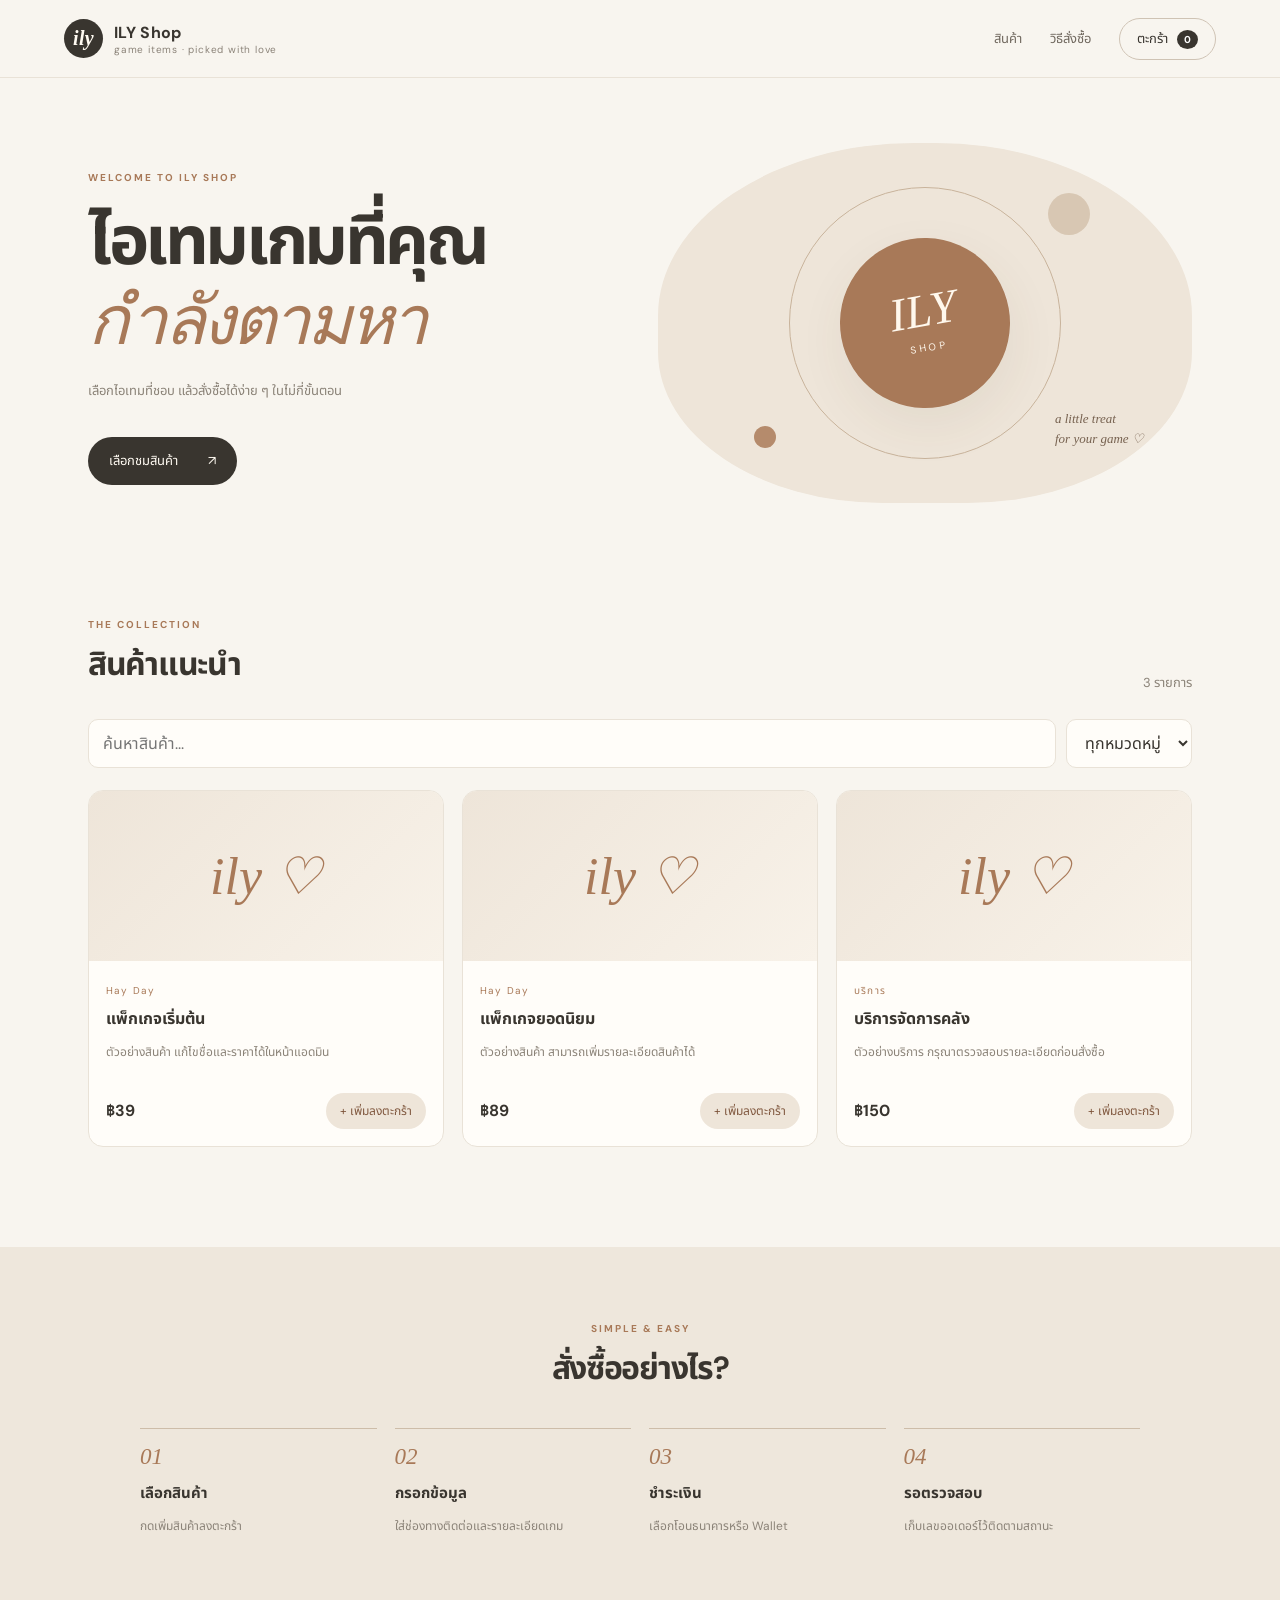
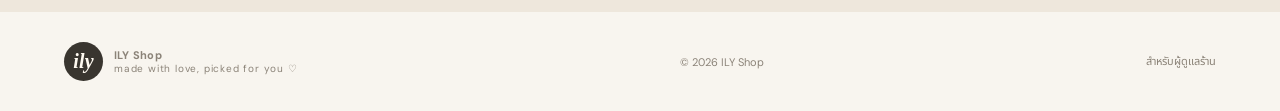
<file: index.html>
<!doctype html>
<html lang="th">
<head>
  <meta charset="utf-8"><meta name="viewport" content="width=device-width,initial-scale=1">
  <meta name="theme-color" content="#f7f1e8"><title>ILY Shop — ไอเทมเกม</title>
  <link rel="stylesheet" href="style.css">
</head>
<body>
<header class="topbar">
  <a class="brand" href="#"><span class="brand-mark">ily</span><span>ILY Shop<small>game items · picked with love</small></span></a>
  <nav><a href="#products">สินค้า</a><a href="#howto">วิธีสั่งซื้อ</a><button class="cart-btn" id="openCart">ตะกร้า <b id="cartCount">0</b></button></nav>
</header>
<main>
  <section class="hero">
    <div class="hero-copy"><p class="eyebrow">WELCOME TO ILY SHOP</p><h1>ไอเทมเกมที่คุณ<br><em>กำลังตามหา</em></h1>
      <p class="muted">เลือกไอเทมที่ชอบ แล้วสั่งซื้อได้ง่าย ๆ ในไม่กี่ขั้นตอน</p><a class="primary-link" href="#products">เลือกชมสินค้า <span>↗</span></a></div>
    <div class="hero-art"><div class="hero-sticker">ILY<br><small>SHOP</small></div><div class="orb orb-one"></div><div class="orb orb-two"></div><div class="hero-note">a little treat<br>for your game ♡</div></div>
  </section>
  <section class="section" id="products">
    <div class="section-head"><div><p class="eyebrow">THE COLLECTION</p><h2>สินค้าแนะนำ</h2></div><span class="muted" id="productTotal"></span></div>
    <div class="toolbar"><input id="search" type="search" placeholder="ค้นหาสินค้า..."><select id="category"><option value="all">ทุกหมวดหมู่</option><option value="Hay Day">Hay Day</option><option value="บริการ">บริการ</option><option value="อื่น ๆ">อื่น ๆ</option></select></div>
    <div class="products" id="productsGrid"></div>
  </section>
  <section class="howto" id="howto"><p class="eyebrow">SIMPLE & EASY</p><h2>สั่งซื้ออย่างไร?</h2><div class="steps"><article><b>01</b><h3>เลือกสินค้า</h3><p>กดเพิ่มสินค้าลงตะกร้า</p></article><article><b>02</b><h3>กรอกข้อมูล</h3><p>ใส่ช่องทางติดต่อและรายละเอียดเกม</p></article><article><b>03</b><h3>ชำระเงิน</h3><p>เลือกโอนธนาคารหรือ Wallet</p></article><article><b>04</b><h3>รอตรวจสอบ</h3><p>เก็บเลขออเดอร์ไว้ติดตามสถานะ</p></article></div></section>
</main>
<footer><div class="brand"><span class="brand-mark">ily</span><span>ILY Shop<small>made with love, picked for you ♡</small></span></div><p>© <span id="year"></span> ILY Shop</p><a href="admin.html">สำหรับผู้ดูแลร้าน</a></footer>
<div class="overlay" id="overlay"></div>
<aside class="drawer" id="cartDrawer"><div class="drawer-head"><h2>ตะกร้าสินค้า</h2><button class="icon-btn" id="closeCart">✕</button></div><div id="cartItems" class="cart-items"></div><div class="drawer-bottom"><div class="total-line"><span>ยอดรวม</span><strong id="cartTotal">฿0</strong></div><button class="primary-btn" id="checkoutBtn">ดำเนินการสั่งซื้อ</button></div></aside>
<dialog id="checkoutDialog"><form id="orderForm"><div class="dialog-head"><div><p class="eyebrow">CHECKOUT</p><h2>ข้อมูลการสั่งซื้อ</h2></div><button type="button" class="icon-btn" id="closeCheckout">✕</button></div>
<label>ชื่อผู้สั่งซื้อ<input name="customer" required placeholder="ชื่อเล่นหรือชื่อผู้รับ"></label>
<label>ช่องทางติดต่อ<input name="contact" required placeholder="LINE ID / Facebook / เบอร์โทร"></label>
<label>รายละเอียดในเกม<textarea name="gameInfo" rows="2" placeholder="ชื่อในเกม / ข้อมูลที่จำเป็นสำหรับส่งสินค้า"></textarea></label>
<label>วิธีชำระเงิน<select name="payment" required><option value="">เลือกวิธีชำระเงิน</option><option>โอนธนาคาร</option><option>Wallet</option></select></label>
<label>หมายเหตุ<textarea name="note" rows="2" placeholder="รายละเอียดเพิ่มเติม (ถ้ามี)"></textarea></label>
<div class="payment-note">หลังยืนยันคำสั่งซื้อ กรุณาติดต่อร้านเพื่อรับข้อมูลการชำระเงิน ช่องทางชำระเงินจริงยังไม่ได้ตั้งค่าในเว็บนี้</div>
<div class="total-line"><span>ยอดชำระ</span><strong id="checkoutTotal">฿0</strong></div>
<button class="primary-btn" type="submit">ยืนยันคำสั่งซื้อ</button></form></dialog>
<dialog id="successDialog"><div class="success"><div class="success-icon">♡</div><p class="eyebrow">ORDER RECEIVED</p><h2>รับคำสั่งซื้อแล้ว</h2><p>เลขออเดอร์ของคุณคือ</p><strong id="orderNumber" class="order-number"></strong><p class="muted">กรุณาบันทึกเลขออเดอร์และติดต่อร้านเพื่อดำเนินการชำระเงิน</p><button class="primary-btn" id="finishOrder">เรียบร้อย</button></div></dialog>
<script src="app.js"></script>
</body></html>
</file>
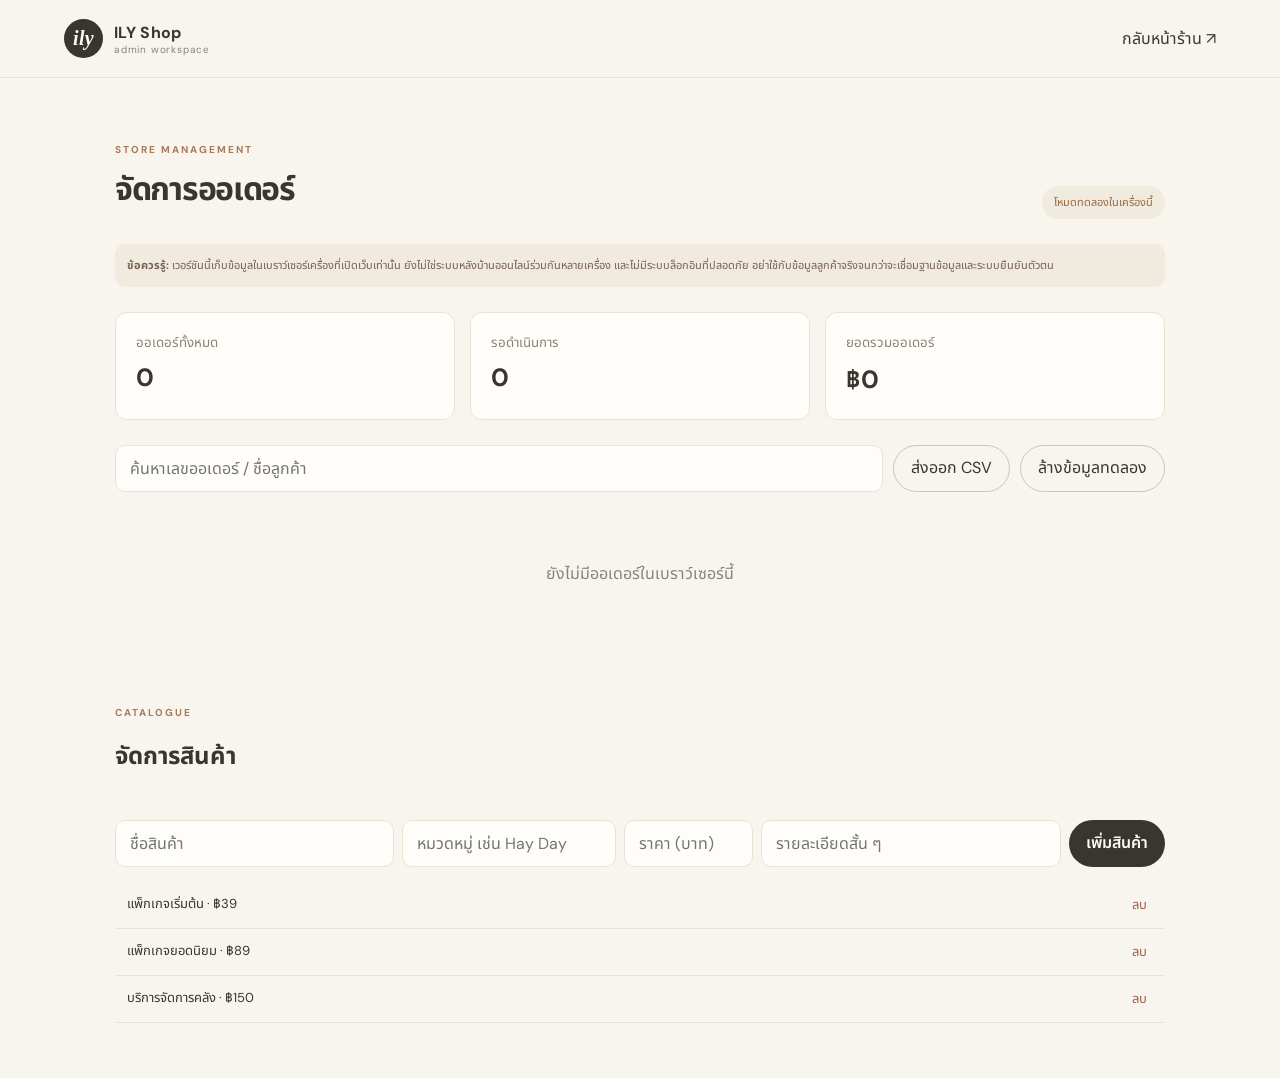
<file: admin.html>
<!doctype html>
<html lang="th"><head><meta charset="utf-8"><meta name="viewport" content="width=device-width,initial-scale=1"><title>ILY Shop — Admin</title><link rel="stylesheet" href="style.css"></head>
<body class="admin-body"><header class="topbar"><a class="brand" href="index.html"><span class="brand-mark">ily</span><span>ILY Shop<small>admin workspace</small></span></a><a href="index.html">กลับหน้าร้าน ↗</a></header>
<main class="admin-main"><div class="section-head"><div><p class="eyebrow">STORE MANAGEMENT</p><h1>จัดการออเดอร์</h1></div><span class="demo-label">โหมดทดลองในเครื่องนี้</span></div>
<div class="notice"><b>ข้อควรรู้:</b> เวอร์ชันนี้เก็บข้อมูลในเบราว์เซอร์เครื่องที่เปิดเว็บเท่านั้น ยังไม่ใช่ระบบหลังบ้านออนไลน์ร่วมกันหลายเครื่อง และไม่มีระบบล็อกอินที่ปลอดภัย อย่าใช้กับข้อมูลลูกค้าจริงจนกว่าจะเชื่อมฐานข้อมูลและระบบยืนยันตัวตน</div>
<div class="admin-stats"><div><small>ออเดอร์ทั้งหมด</small><strong id="orderCount">0</strong></div><div><small>รอดำเนินการ</small><strong id="pendingCount">0</strong></div><div><small>ยอดรวมออเดอร์</small><strong id="revenue">฿0</strong></div></div>
<div class="admin-tools"><input id="adminSearch" placeholder="ค้นหาเลขออเดอร์ / ชื่อลูกค้า"><button class="outline-btn" id="exportCsv">ส่งออก CSV</button><button class="outline-btn" id="clearOrders">ล้างข้อมูลทดลอง</button></div>
<div id="ordersList" class="orders-list"></div>
<section class="product-editor"><div class="section-head"><div><p class="eyebrow">CATALOGUE</p><h2>จัดการสินค้า</h2></div></div><form id="productForm" class="product-form"><input name="name" required placeholder="ชื่อสินค้า"><input name="category" placeholder="หมวดหมู่ เช่น Hay Day"><input name="price" type="number" min="0" required placeholder="ราคา (บาท)"><input name="description" placeholder="รายละเอียดสั้น ๆ"><button class="primary-btn">เพิ่มสินค้า</button></form><div id="adminProducts" class="admin-products"></div></section>
</main><script src="admin.js"></script></body></html>
</file>
<file: style.css>
@import url('https://fonts.googleapis.com/css2?family=DM+Sans:wght@400;500;600;700&family=Noto+Sans+Thai:wght@400;500;600;700&display=swap');
:root{--bg:#f8f5ef;--paper:#fffdf9;--ink:#39352f;--muted:#8b8378;--line:#e9e2d7;--accent:#a87958;--accent-dark:#80583f;--soft:#eee5d9;--shadow:0 18px 50px #59452b12}
*{box-sizing:border-box}html{scroll-behavior:smooth}body{margin:0;background:var(--bg);color:var(--ink);font-family:"DM Sans","Noto Sans Thai",sans-serif}a{color:inherit;text-decoration:none}button,input,select,textarea{font:inherit}button{cursor:pointer}.topbar{height:78px;padding:0 max(5vw,22px);display:flex;align-items:center;justify-content:space-between;border-bottom:1px solid var(--line);background:#f8f5efed;position:sticky;top:0;z-index:5;backdrop-filter:blur(12px)}.brand{display:flex;align-items:center;gap:11px;font-weight:700;letter-spacing:.02em}.brand small{display:block;font-size:10px;font-weight:400;color:var(--muted);letter-spacing:.08em}.brand-mark{width:39px;height:39px;border-radius:50%;display:grid;place-items:center;background:var(--ink);color:#fffaf1;font-family:Georgia,serif;font-size:20px;font-style:italic}nav{display:flex;align-items:center;gap:28px;font-size:13px}nav a{color:#71695f}.cart-btn,.outline-btn{background:transparent;border:1px solid #cfc3b4;border-radius:30px;padding:10px 17px;color:var(--ink)}.cart-btn b{background:var(--ink);color:white;border-radius:50%;padding:3px 7px;margin-left:6px;font-size:10px}.hero{max-width:1160px;margin:50px auto 90px;padding:0 28px;min-height:390px;display:grid;grid-template-columns:1fr 1fr;align-items:center;gap:35px}.eyebrow{font-size:10px;letter-spacing:.2em;color:var(--accent);font-weight:700}.hero h1{font-size:clamp(42px,6vw,68px);line-height:1.18;letter-spacing:-.05em;margin:17px 0}.hero h1 em{font-family:Georgia,serif;font-weight:400;color:var(--accent)}.muted{color:var(--muted);font-size:13px;line-height:1.8}.primary-link{display:inline-flex;gap:30px;align-items:center;margin-top:22px;background:var(--ink);color:#fffaf2;border-radius:30px;padding:14px 21px;font-size:13px}.hero-art{height:360px;position:relative;border-radius:48% 48% 42% 42%;background:#eee5d9;overflow:hidden;display:grid;place-items:center}.hero-art:before{content:"";position:absolute;width:270px;height:270px;border:1px solid #c8b39b;border-radius:50%}.hero-sticker{width:170px;height:170px;border-radius:50%;background:#a87958;color:#fff8ed;display:grid;align-content:center;justify-items:center;font-family:Georgia,serif;font-size:47px;font-style:italic;line-height:.8;box-shadow:var(--shadow);z-index:1;transform:rotate(-10deg)}.hero-sticker small{font:10px "DM Sans";letter-spacing:.3em;margin-top:12px}.orb{position:absolute;border-radius:50%;background:#d8c7b3}.orb-one{width:42px;height:42px;top:50px;right:19%}.orb-two{width:22px;height:22px;bottom:55px;left:18%;background:#b58b6c}.hero-note{position:absolute;right:9%;bottom:55px;font:italic 13px Georgia;color:#76614f;line-height:1.5}.section{max-width:1160px;margin:auto;padding:0 28px 100px}.section-head{display:flex;align-items:end;justify-content:space-between;margin-bottom:25px}.section h2,.howto h2,.admin-main h1{font-size:32px;letter-spacing:-.04em;margin:5px 0}.toolbar{display:flex;gap:10px;margin-bottom:22px}.toolbar input{flex:1}.toolbar input,.toolbar select,.product-form input,.admin-tools input{border:1px solid var(--line);border-radius:10px;background:var(--paper);padding:12px 14px;color:var(--ink);min-width:0}.products{display:grid;grid-template-columns:repeat(3,1fr);gap:18px}.product-card{background:var(--paper);border:1px solid var(--line);border-radius:15px;overflow:hidden;transition:.2s}.product-card:hover{transform:translateY(-3px);box-shadow:var(--shadow)}.product-art{height:170px;background:linear-gradient(135deg,#eee5d9,#f8f2e9);display:grid;place-items:center;color:#a87958;font:italic 52px Georgia}.product-info{padding:17px}.product-info small{color:var(--accent);font-size:10px;letter-spacing:.12em}.product-info h3{margin:8px 0;font-size:16px}.product-info p{font-size:12px;color:var(--muted);min-height:35px}.product-foot{display:flex;align-items:center;justify-content:space-between;margin-top:15px}.price{font-weight:700}.add-btn{border:0;border-radius:30px;background:var(--soft);padding:9px 14px;color:var(--accent-dark);font-size:12px}.empty{grid-column:1/-1;text-align:center;padding:50px;color:var(--muted)}.howto{background:#eee7dc;padding:65px max(7vw,28px);text-align:center}.steps{max-width:1000px;margin:35px auto 0;display:grid;grid-template-columns:repeat(4,1fr);gap:18px;text-align:left}.steps article{border-top:1px solid #cdbda9;padding-top:15px}.steps b{font:italic 23px Georgia;color:var(--accent)}.steps h3{font-size:15px;margin:12px 0 5px}.steps p{font-size:12px;color:var(--muted)}footer{padding:30px max(5vw,22px);display:flex;align-items:center;justify-content:space-between;font-size:11px;color:var(--muted)}.overlay{position:fixed;inset:0;background:#29231e66;z-index:9;opacity:0;pointer-events:none;transition:.2s}.overlay.show{opacity:1;pointer-events:auto}.drawer{position:fixed;z-index:10;right:0;top:0;height:100%;width:min(430px,100%);background:var(--paper);padding:25px;transform:translateX(105%);transition:.25s;display:flex;flex-direction:column}.drawer.open{transform:translateX(0)}.drawer-head,.dialog-head{display:flex;align-items:center;justify-content:space-between}.drawer h2,.dialog-head h2{margin:4px 0 15px;font-size:22px}.icon-btn{border:0;background:transparent;font-size:19px;color:var(--muted)}.cart-items{overflow:auto;flex:1}.cart-row{display:flex;justify-content:space-between;gap:12px;padding:15px 0;border-bottom:1px solid var(--line);font-size:13px}.cart-row small{display:block;color:var(--muted);margin-top:5px}.qty{display:flex;align-items:center;gap:9px}.qty button{border:1px solid var(--line);background:white;border-radius:50%;width:25px;height:25px}.drawer-bottom{border-top:1px solid var(--line);padding-top:18px}.total-line{display:flex;justify-content:space-between;margin:12px 0 18px}.primary-btn{width:100%;border:0;border-radius:30px;padding:14px;background:var(--ink);color:#fffaf2;font-weight:600}.primary-btn:disabled{opacity:.5}dialog{border:0;border-radius:18px;background:var(--paper);color:var(--ink);width:min(500px,calc(100% - 28px));padding:28px;box-shadow:var(--shadow)}dialog::backdrop{background:#29231e88}dialog form label{display:block;font-size:12px;margin:14px 0;color:#71695f}dialog input,dialog textarea,dialog select{display:block;width:100%;margin-top:7px;border:1px solid var(--line);border-radius:9px;padding:11px;background:white;color:var(--ink)}.payment-note,.notice{background:#f1eade;border-radius:10px;padding:12px;font-size:11px;line-height:1.7;color:#77634f;margin:15px 0}.success{text-align:center;padding:15px}.success-icon{font:55px Georgia;color:var(--accent)}.order-number{display:block;font-size:23px;letter-spacing:.1em;margin:10px}.admin-main{max-width:1100px;margin:55px auto;padding:0 25px}.demo-label{font-size:11px;color:#986b43;background:#f1eade;border-radius:30px;padding:8px 12px}.admin-stats{display:grid;grid-template-columns:repeat(3,1fr);gap:15px;margin:25px 0}.admin-stats div{padding:20px;background:var(--paper);border:1px solid var(--line);border-radius:12px}.admin-stats small{display:block;color:var(--muted)}.admin-stats strong{font-size:25px;display:block;margin-top:8px}.admin-tools{display:flex;gap:10px;margin:20px 0}.admin-tools input{flex:1}.orders-list{display:grid;gap:12px}.order-card{background:var(--paper);border:1px solid var(--line);border-radius:12px;padding:17px}.order-top{display:flex;justify-content:space-between;gap:12px;flex-wrap:wrap}.order-card p{font-size:12px;color:var(--muted);line-height:1.8}.order-card select{padding:8px;border:1px solid var(--line);border-radius:8px;background:white}.product-editor{margin-top:60px}.product-form{display:grid;grid-template-columns:1.3fr 1fr .6fr 1.4fr auto;gap:8px}.product-form input{width:100%}.product-form .primary-btn{width:auto;padding:10px 17px}.admin-products{margin-top:15px}.admin-product-row{display:flex;justify-content:space-between;padding:12px;border-bottom:1px solid var(--line);font-size:13px}.admin-product-row button{border:0;background:none;color:#a45d4c}.admin-body footer{margin-top:50px}
@media(max-width:700px){.topbar{height:68px}nav{gap:12px}nav>a{display:none}.hero{grid-template-columns:1fr;margin:30px auto 65px;gap:25px}.hero-art{height:260px}.products{grid-template-columns:repeat(2,1fr);gap:10px}.product-art{height:130px}.product-info{padding:12px}.product-info h3{font-size:14px}.product-foot{align-items:flex-start;gap:8px;flex-direction:column}.steps{grid-template-columns:repeat(2,1fr)}footer{gap:15px;flex-wrap:wrap}.product-form{grid-template-columns:1fr 1fr}.product-form .primary-btn{grid-column:1/-1}.admin-tools{flex-wrap:wrap}.admin-tools input{flex-basis:100%}}
@media(max-width:390px){.products{grid-template-columns:1fr}.toolbar{flex-direction:column}.admin-stats{gap:7px}.admin-stats div{padding:12px}.admin-stats strong{font-size:20px}}
</file>
